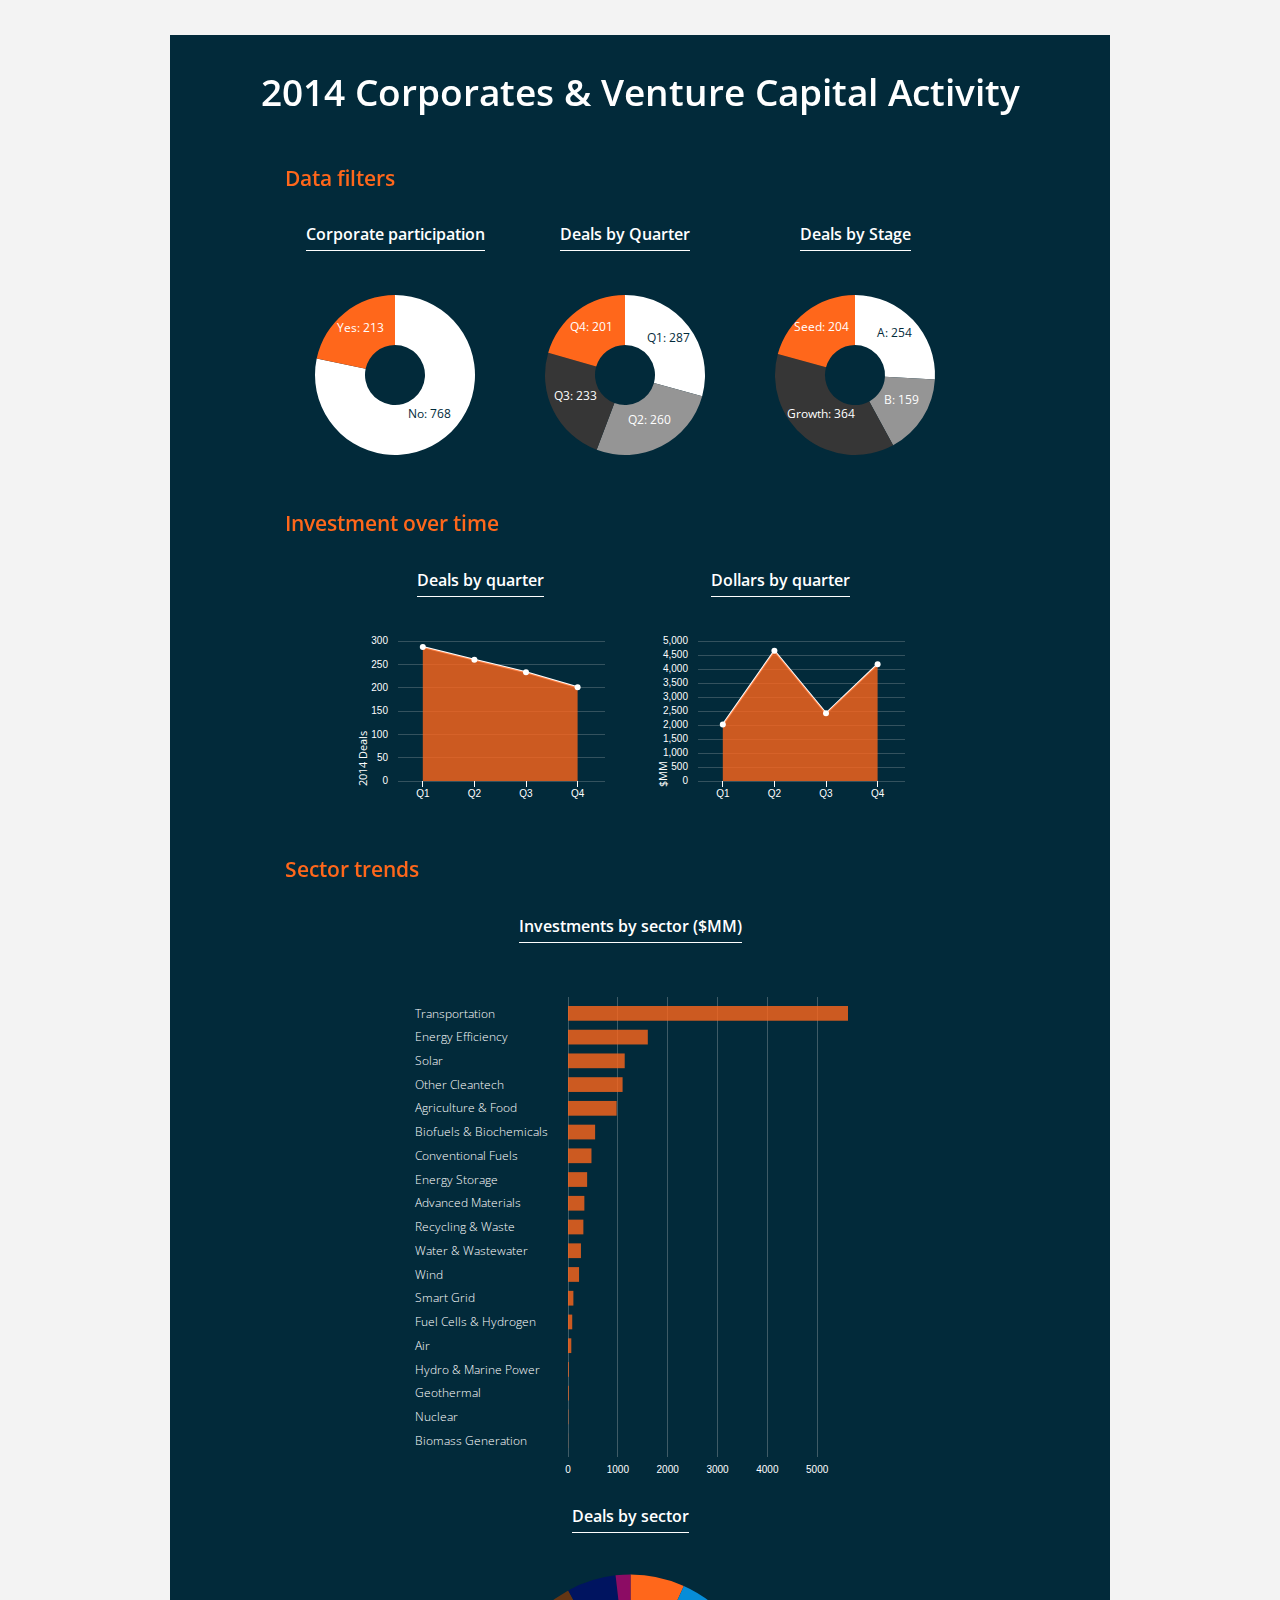
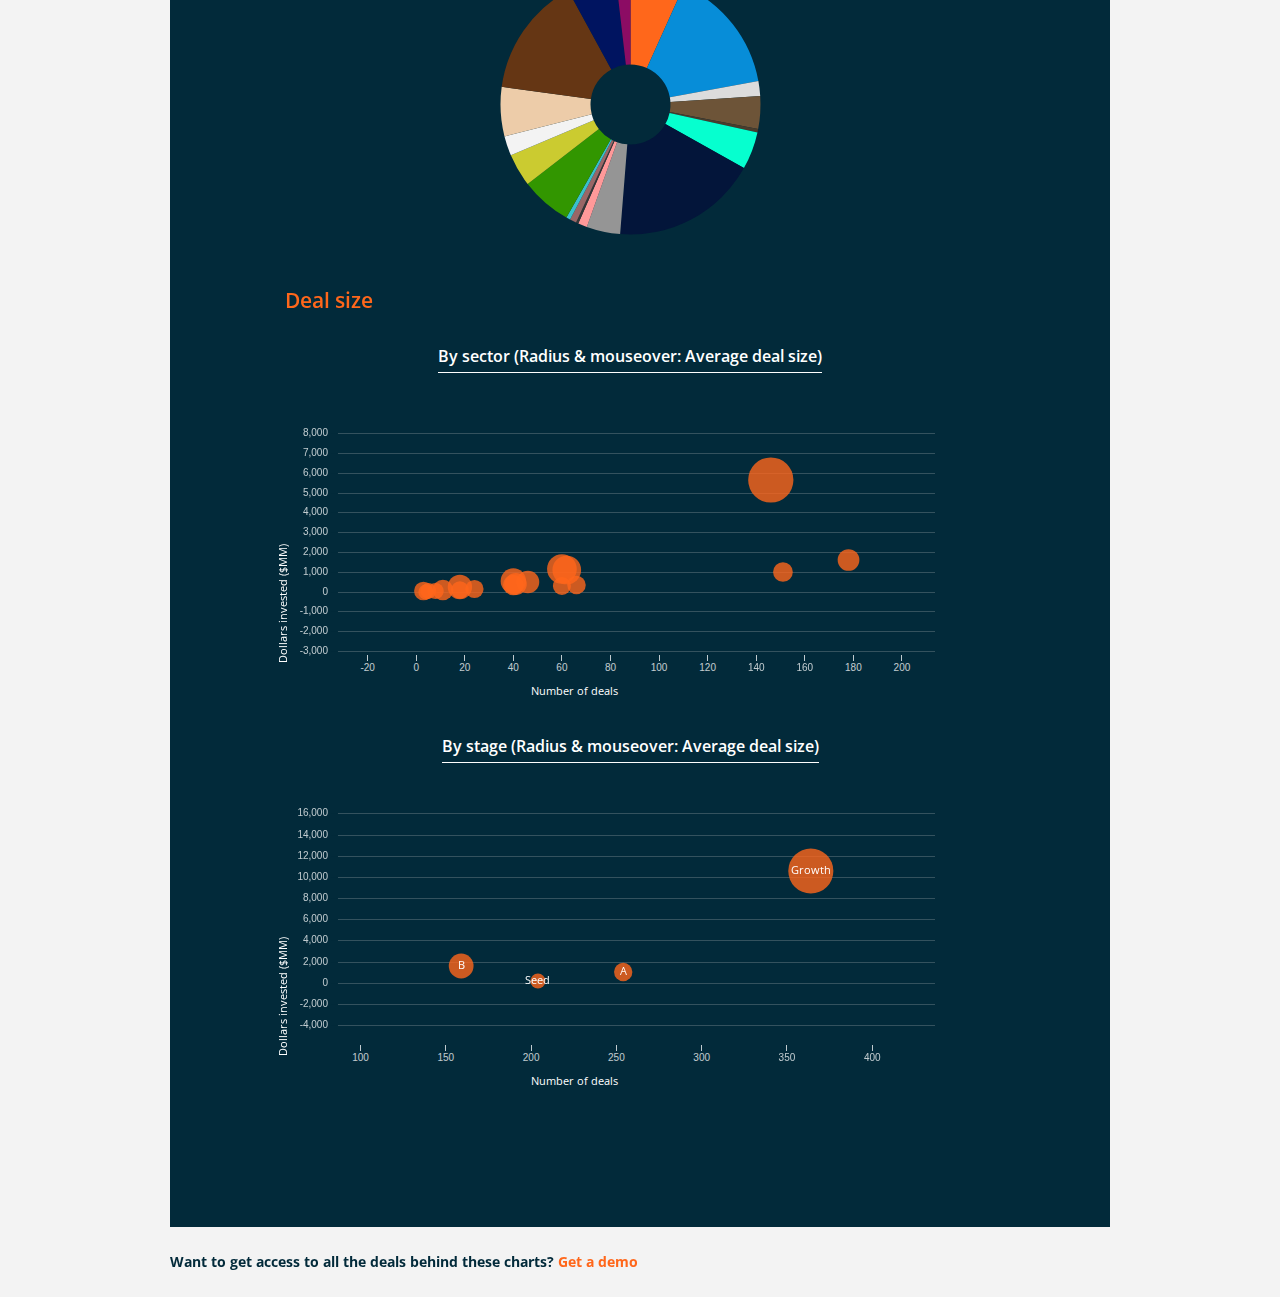
<file: index.html>
<!DOCTYPE html>
<html>
<head>
  <meta charset="utf-8"/>
  <title>2014 Corporates & Venture Capital Activity</title>

  <!-- Load CSS -->
  <link rel="stylesheet" type="text/css" href="css/dc-1.7.3.css"/>
  <link rel="stylesheet" type="text/css" href="css/bootstrap-2.3.2.css"/>
  <link rel="stylesheet" type="text/css" href="css/styles.css"/>
  <link href='https://fonts.googleapis.com/css?family=Open+Sans:300,400,600,700' rel='stylesheet' type='text/css'>
</head>

<body>
  <!-- INSERT i3 HEADER HERE -->
  <div class="container">
    <!-- Record Counter Widget
    <div id='dc-data-count' class='right'>
      <span class='filter-count'></span> selected out of <span class='total-count'></span> records
    </div>
    <br>
    <br> -->

    <!-- Page title -->
    <h1 class='title'>2014 Corporates & Venture Capital Activity</h1>

    <div class="charts">

      <!-- Row 1 -->
      <h3 class='section-title'>Data filters</h3>
      <br>

      <div class="row">
        <div class ="pie-charts center">
          <div id="corporates" class='extra-pad'>
            <span class="chart-title">Corporate participation</span>
            <br>
            <span class='reset-hidden' style="visibility: hidden;"><br><span class="filter-label">Filtered for: </span><span class="filter"></span></span>
            <a class='reset' href='javascript:dc.filterAll();dc.redrawAll();' style='display: none;'>reset</a>
            <div class="clearfix"></div>
          </div>

          <div id="quarter-volume" class='extra-pad'>
            <span class="chart-title">Deals by Quarter</span>
            <br>
            <span class='reset-hidden' style="visibility: hidden;"><br><span class="filter-label">Filtered for: </span><span class="filter"></span></span>
            <a class='reset' href='javascript:dc.filterAll();dc.redrawAll();' style='display: none;'>reset</a>
            <div class="clearfix"></div>
          </div>

          <div id="stage" class='extra-pad'>
            <span class="chart-title">Deals by Stage</span>
            <br>
            <span class='reset-hidden' style="visibility: hidden;"><br><span class="filter-label">Filtered for: </span><span class="filter"></span></span>
            <a class='reset' href='javascript:dc.filterAll();dc.redrawAll();' style='display: none;'>reset</a>
            <div class="clearfix"></div>
          </div>
        </div>
      </div>

      <!-- Row 2 -->
      <h3 class='section-title'>Investment over time</h3>
      <br>

      <div class="row">
        <div class ="line-charts center">
          <div id="quarterly-volume" class='extra-pad'>
            <span class="chart-title">Deals by quarter</span>
            <br>
            <span class='reset-hidden' style="visibility: hidden;"><br><span class="filter-label">Filtered for: </span><span class="filter"></span></span>
            <a class='reset' href='javascript:dc.filterAll();dc.redrawAll();' style='display: none;'>reset</a>
            <div class="clearfix"></div>
          </div>

          <div id="quarterly-dollars" class='extra-pad'>
            <span class="chart-title">Dollars by quarter</span>
            <br>
            <span class='reset-hidden' style="visibility: hidden;"><br><span class="filter-label">Filtered for: </span><span class="filter"></span></span>
            <a class='reset' href='javascript:dc.filterAll();dc.redrawAll();' style='display: none;'>reset</a>
            <div class="clearfix"></div>
          </div>
        </div>
      </div>

      <!-- Row 3 -->
      <h3 class='section-title'>Sector trends</h3>
      <br>
      <div class="row">
        <div class ="row-chart center">
          <div id="sector-dollars" class='extra-pad'>
            <span class="chart-title">Investments by sector ($MM)</span>
            <br>
            <div class='reset-hidden' style="visibility: hidden;"><br><span class="filter-label">Filtered for: </span><span class="filter"></span></div>
            <a class='reset' href='javascript:dc.filterAll();dc.redrawAll();' style='display: none;'>reset</a>
            <div class="clearfix"></div>
          </div>
        </div>
      </div>

      <!-- Row 4 -->
      <div class="row">
        <div class ="pie-chart center">
          <div id="sector-deals" class='extra-pad center'>
            <span class="chart-title">Deals by sector</span>
            <br>
            <div class='reset-hidden' style="visibility: hidden;"><br><span class="filter-label">Filtered for: </span><span class="filter"></span></div>
            <a class='reset' href='javascript:dc.filterAll();dc.redrawAll();' style='display: none;'>reset</a>
            <div class="clearfix"></div>
          </div>
        </div>
      </div>

      <!-- Row 5 -->
      <h3 class='section-title'>Deal size</h3>
      <br>
      <div class="row">
        <div class ="bubble-chart center">
          <div id="sector-bubble-chart" class='extra-pad center'>
            <span class="chart-title">By sector (Radius & mouseover: Average deal size)</span>
            <br>
            <div class='reset-hidden' style="visibility: hidden;"><br><span class="filter-label">Filtered for: </span><span class="filter"></span></div>
            <a class='reset' href='javascript:dc.filterAll();dc.redrawAll();' style='display: none;'>reset</a>
            <div class="clearfix"></div>
          </div>
        </div>
      </div>

      <!-- Row 6 -->
      <div class="row">
        <div class ="bubble-chart center">
          <div id="stage-bubble-chart" class='extra-pad center'>
            <span class="chart-title">By stage (Radius & mouseover: Average deal size)</span>
            <br>
            <span class='reset-hidden' style="visibility: hidden;"><br><span class="filter-label">Filtered for: </span><span class="filter"></span></span>
            <a class='reset' href='javascript:dc.filterAll();dc.redrawAll();' style='display: none;'>reset</a>
            <div class="clearfix"></div>
          </div>
        </div>
      </div>

    </div>

    <div class="get-demo">Want to get access to all the deals behind these charts? <a href="http://info.cleantech.com/RequestDemo.html" target="_blank">Get a demo</a>
    </div>
  </div>

  <!-- INSERT i3 FOOTER HERE -->

  <!-- Load vendor libraries -->
  <script type="text/javascript" src="js/jquery-2.1.4.js"></script>
  <script type="text/javascript" src="js/d3-3.5.5.js"></script>
  <script type="text/javascript" src="js/d3.tip.js"></script>
  <script type="text/javascript" src="js/crossfilter-1.3.11.js"></script>
  <script type="text/javascript" src="js/dc-1.7.3.js"></script>
  <script type="text/javascript" src="js/bootstrap-2.3.2.js"></script>
  <!-- Load visualizations -->
  <script type="text/javascript" src="js/visualizations.js"></script>
</body>
</html>
</file>
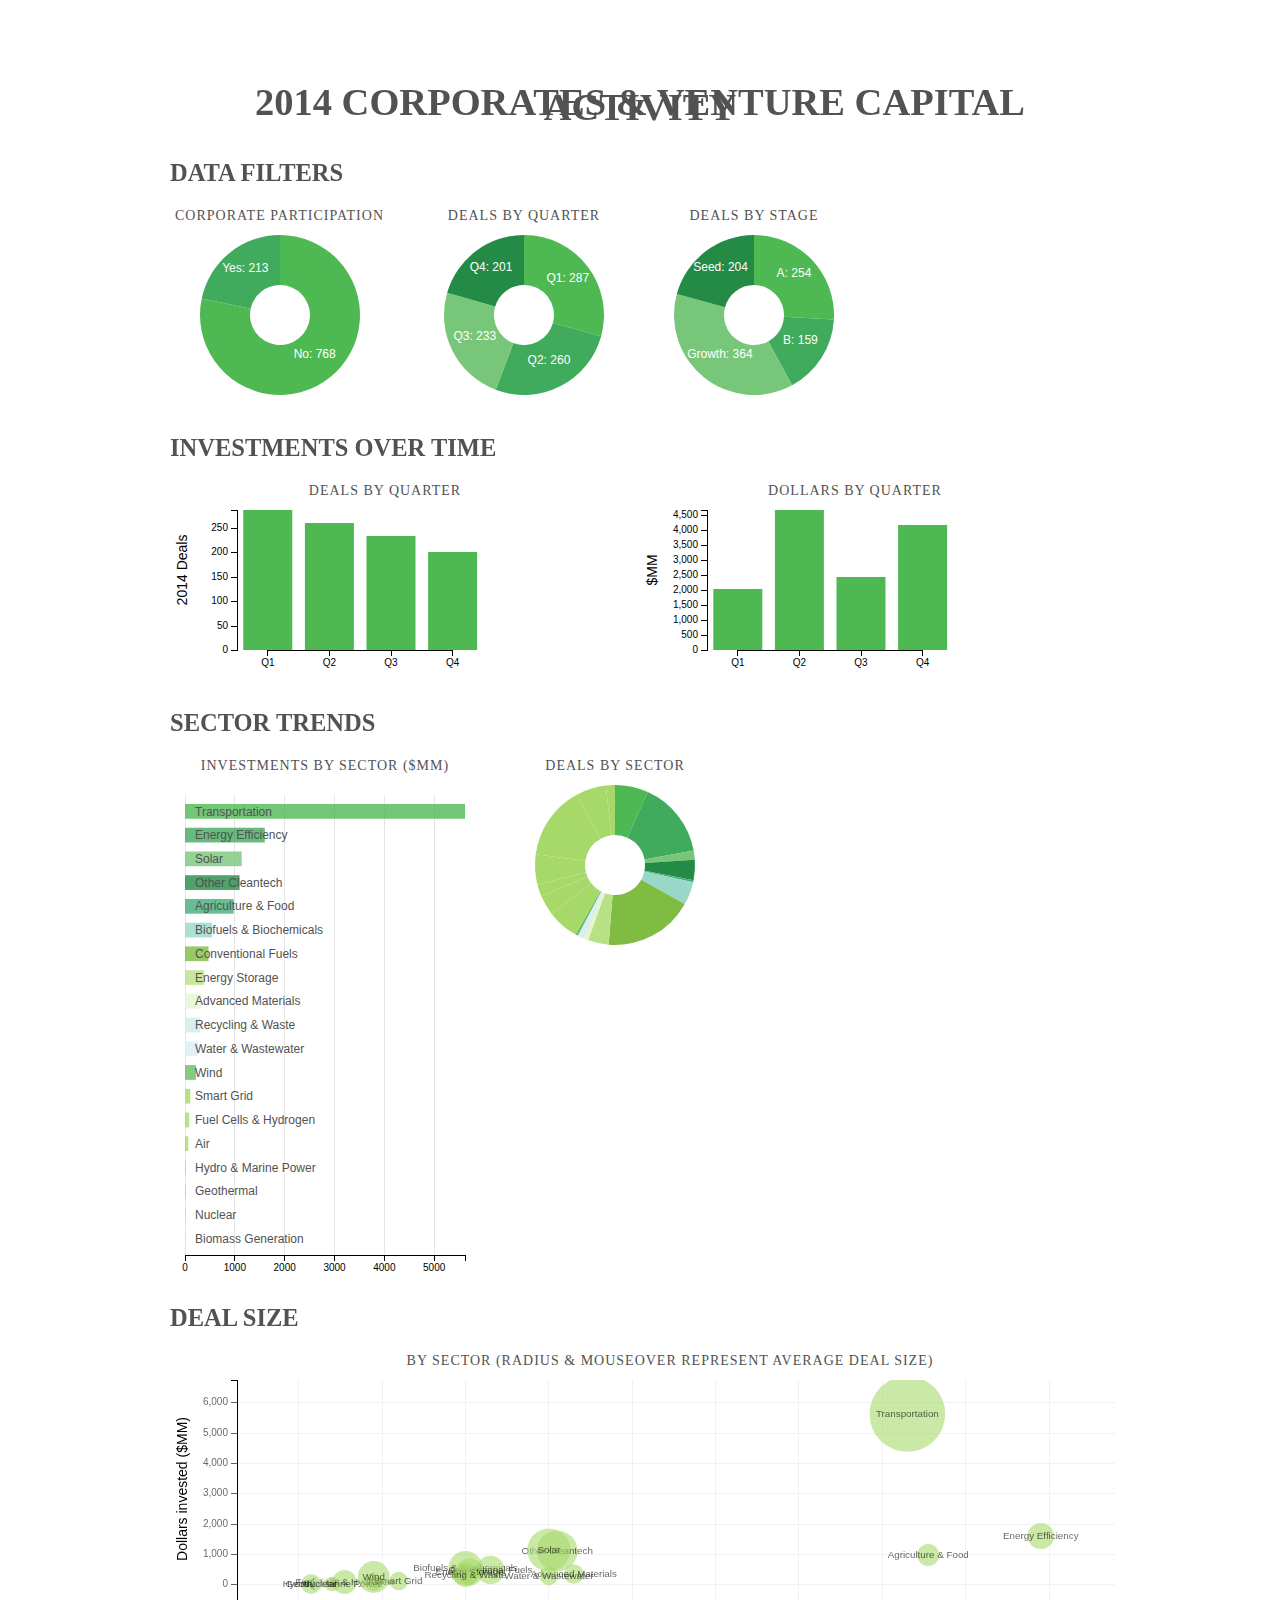
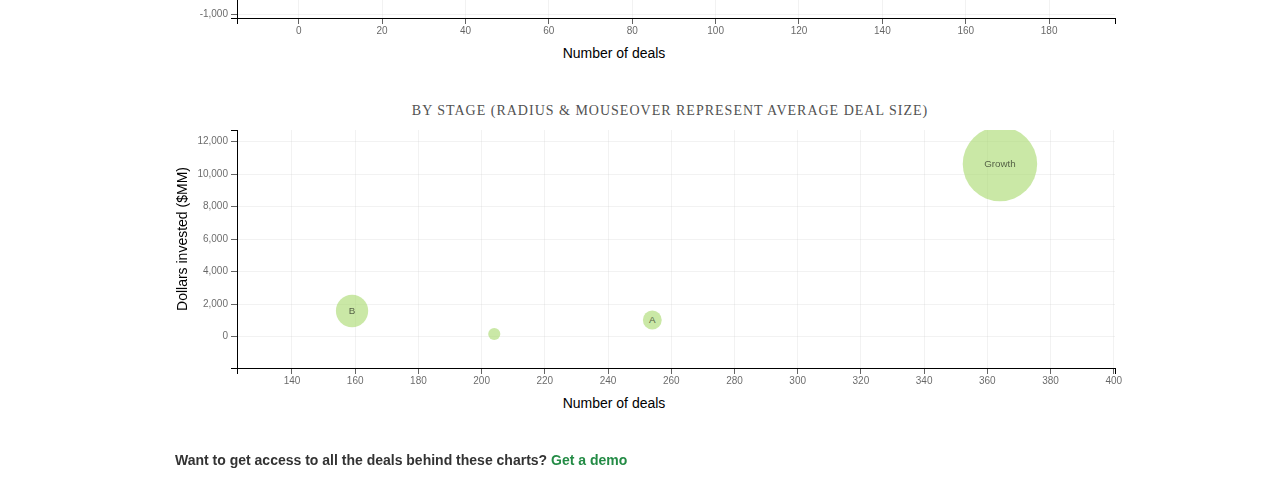
<file: visualizations/index.html>
<!DOCTYPE html>
<head>
	<meta charset="utf-8"/>
	<title>2014 Corporates & Venture Capital Activity</title>

	<!-- Load CSS -->
	<link rel="stylesheet" type="text/css" href="css/dc.css"/>
	<link rel="stylesheet" type="text/css" href="css/bootstrap.min.css"/>
	<link rel="stylesheet" type="text/css" href="css/main.css"/>
</head>

<body>
	<div class="container" id="cleantech-container">

    <!-- Record Counter Widget 
    <div id='dc-data-count' class='right'>
      <span class='filter-count'></span> selected out of <span class='total-count'></span> records
    </div>
  -->

  <br>
  <br>

  <!-- Page title -->
  <h1 class='center'>2014 Corporates & Venture Capital Activity</h1>

  <br>
  <br>

  <!-- Row 1 -->
  <h3>Data Filters</h3>
  <br>

  <div class="row">
  	<div id="corporates" class='padded center'>
  		<span class="chart-title">Corporate participation</span>
      <br>
  		<span class="reset" style="display: none;">Filtered for: <span class="filter"></span></span>
  		<a class='reset' href='javascript:dc.filterAll();dc.redrawAll();' style='display: none;'>reset</a>
  		<div class="clearfix"></div>
  	</div>


  	<div id="quarter-volume" class='padded center'>
  		<span class="chart-title">Deals by quarter</span>
      <br>
  		<span class="reset" style="display: none;">Filtered for: <span class="filter"></span></span>
  		<a class='reset' href='javascript:dc.filterAll();dc.redrawAll();' style='display: none;'>reset</a>
  		<div class="clearfix"></div>
  	</div>

  	<div id="stage" class='padded center'>
  		<span class="chart-title">Deals by stage</span>
      <br>
  		<span class="reset" style="display: none;">Filtered for: <span class="filter"></span> Stage</span>
  		<a class='reset' href='javascript:dc.filterAll();dc.redrawAll();' style='display: none;'>reset</a>
  		<div class="clearfix"></div>
  	</div>
  </div>

  <!-- Row 2 -->
  <h3>Investments over time</h3>
  <br>

  <div class="row">
  	<div id="quarterly-volume" class='padded center'>
  		<span class="chart-title">Deals by quarter</span>
      <br>
  		<span class="reset" style="display: none;">Filtered for: <span class="filter"></span></span>
  		<a class='reset' href='javascript:dc.filterAll();dc.redrawAll();' style='display: none;'>reset</a>
  		<div class="clearfix"></div>
  	</div>

  	<div id="quarterly-dollars" class='padded center'>
  		<span class="chart-title">Dollars by quarter</span>
      <br>
  		<span class="reset" style="display: none;">Filtered for: <span class="filter"></span></span>
  		<a class='reset' href='javascript:dc.filterAll();dc.redrawAll();' style='display: none;'>reset</a>
  		<div class="clearfix"></div>
  	</div>
  </div>

  <!-- Row 3 -->
  <h3>Sector trends</h3>
  <br>
  <div class="row">
  	<div id="sector-dollars" class='padded center'>
  		<span class="chart-title">Investments by sector ($MM)</span>
      <br>
  		<span class="reset" style="display: none;">Filtered for: <span class="filter"></span></span>
  		<a class='reset' href='javascript:dc.filterAll();dc.redrawAll();' style='display: none;'>reset</a>
  		<div class="clearfix"></div>
  	</div> 

  	<div id="sector-deals" class='padded center'>
      <span class="chart-title">Deals by sector</span>
      <br>
  		<span class="reset" style="display: none;">Filtered for: <span class="filter"></span></span>
  		<a class='reset' href='javascript:dc.filterAll();dc.redrawAll();' style='display: none;'>reset</a>
  		<div class="clearfix"></div>
  	</div>
  </div>

  <!-- Row 4 -->
  <h3>Deal size</h3>
  <br>
  <div class="row">
  	<div id="sector-bubble-chart" class='padded center'>
  		<span class="chart-title">By sector (radius & mouseover represent average deal size)</span>
      <br>
  		<span class="reset" style="display: none;">Filtered for: <span class="filter"></span></span>
  		<a class='reset' href='javascript:dc.filterAll();dc.redrawAll();' style='display: none;'>reset</a>

  		<div class="clearfix"></div>
  	</div> 

  	<div id="stage-bubble-chart" class='padded center'>
  		<span class="chart-title">By stage (radius & mouseover represent average deal size)</span>
      <br>
  		<span class="reset" style="display: none;">Filtered for: <span class="filter"></span></span>
  		<a class='reset' href='javascript:dc.filterAll();dc.redrawAll();' style='display: none;'>reset</a>

  		<div class="clearfix"></div>
  	</div>

  	<div class="footer padded">Want to get access to all the deals behind these charts? <a href="http://info.cleantech.com/RequestDemo.html" target="_blank">Get a demo</a></div>

  	<!-- Load vendor libraries -->
  	<script type="text/javascript" src="js/jquery-2.1.3.js"></script>
  	<script type="text/javascript" src="js/d3.js"></script>
  	<script type="text/javascript" src="js/d3.tip.js"></script>
  	<script type="text/javascript" src="js/crossfilter.js"></script>
  	<script type="text/javascript" src="js/dc.js"></script>
  	<script type="text/javascript" src="js/bootstrap.min.js"></script>
  	<!-- Load visualizations -->
  	<script type="text/javascript" src="js/visualizations.js"></script>

  </body>
</file>
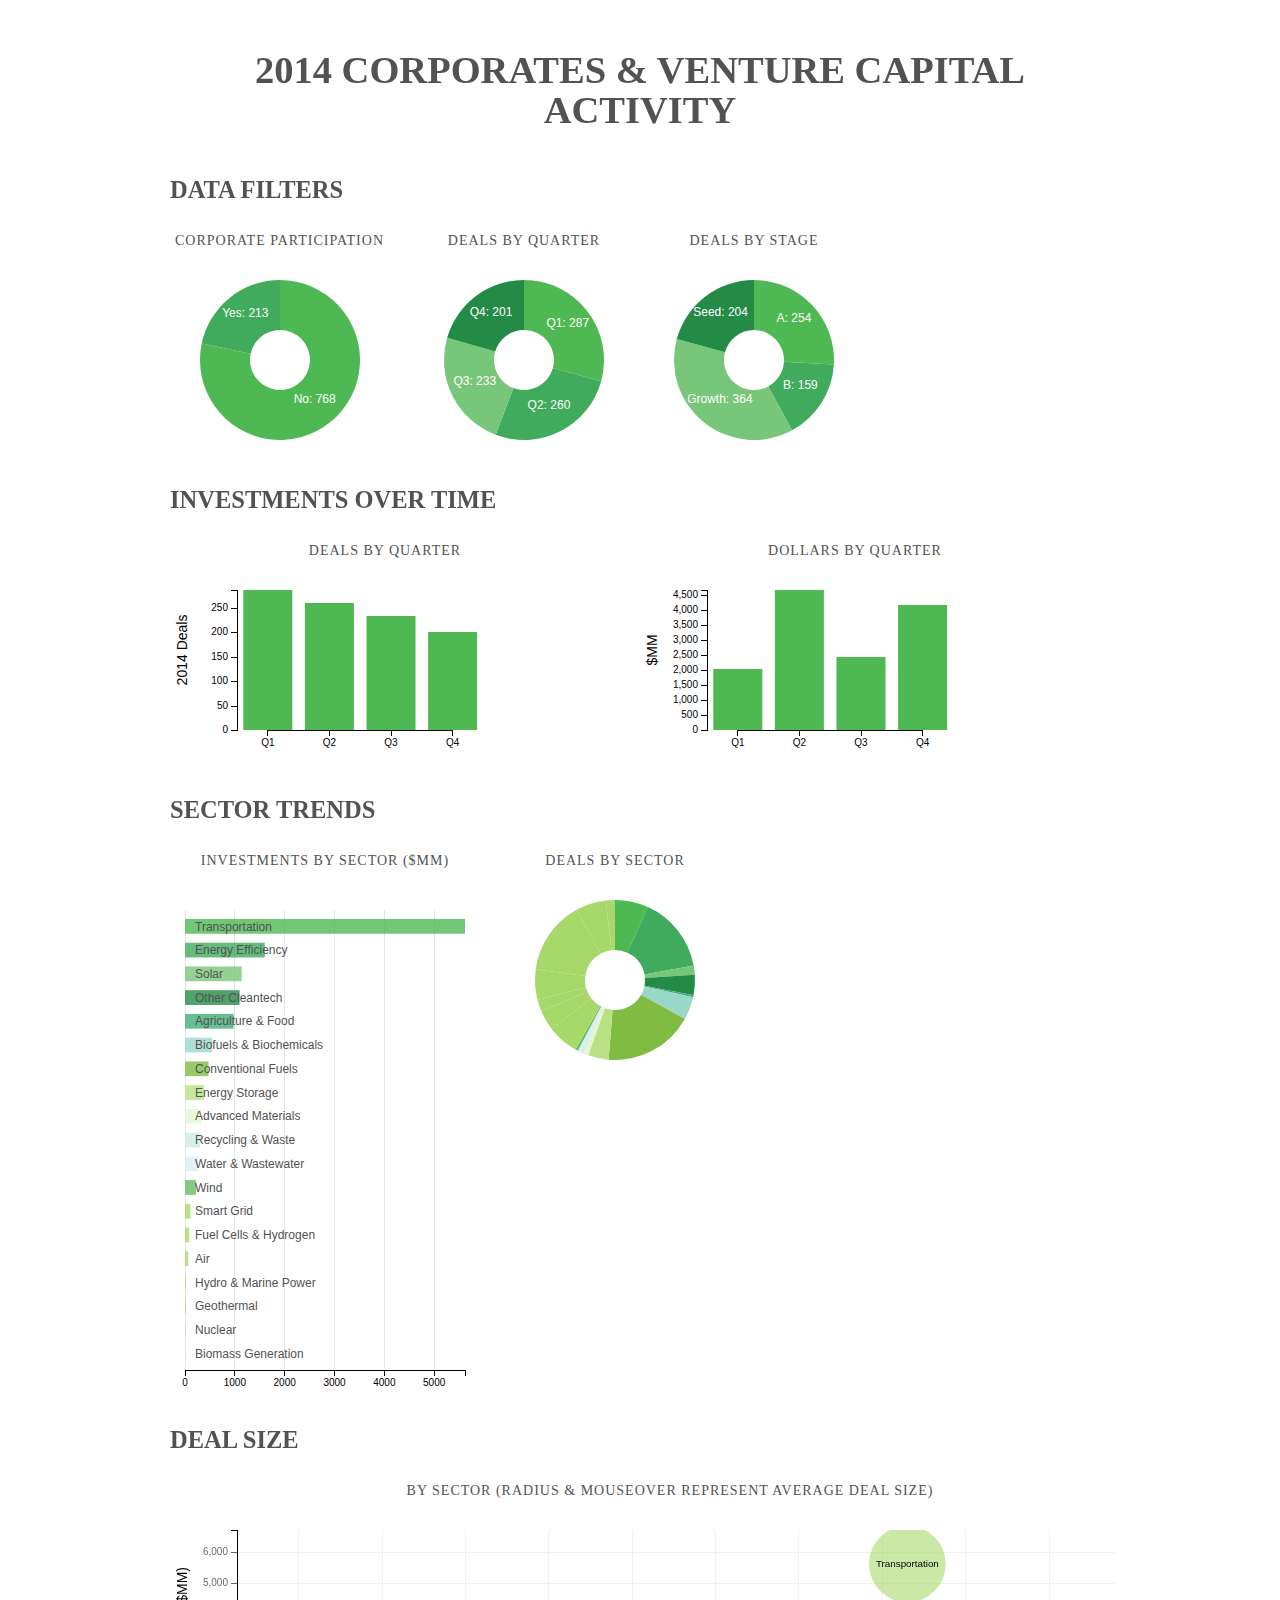
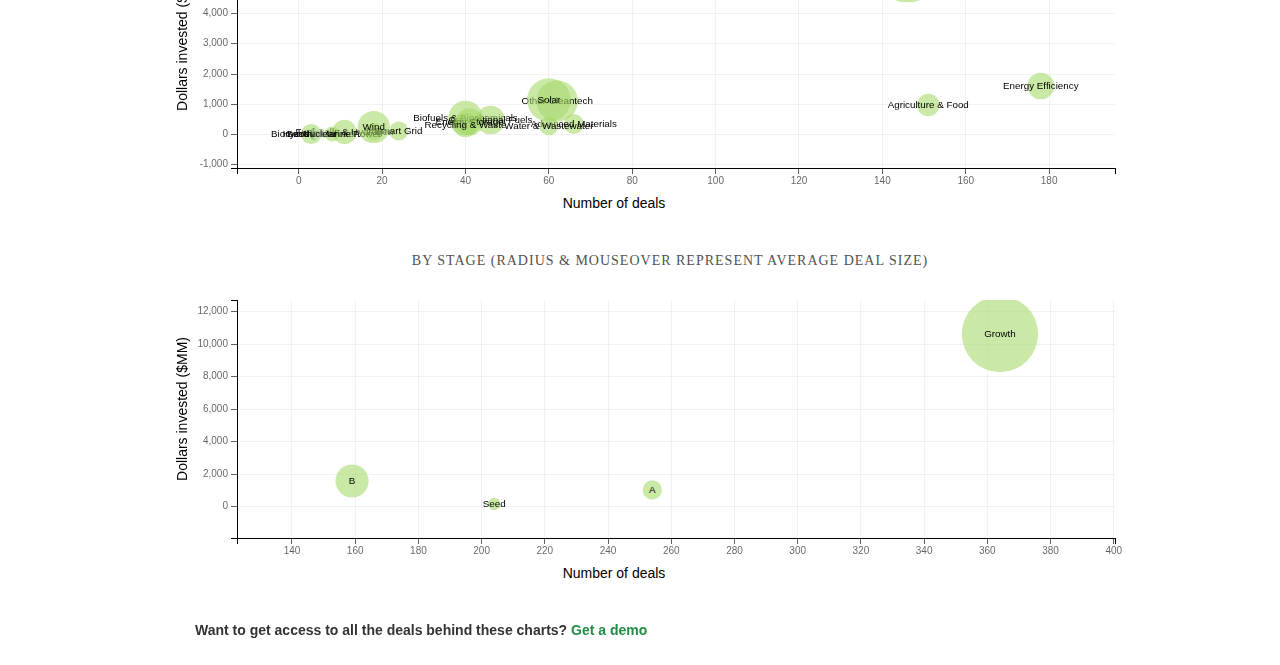
<file: visualizations.html>
<!DOCTYPE html>
<html>
<head>
	<meta charset="utf-8"/>
	<title>2014 Corporates & Venture Capital Activity</title>

	<!-- Load CSS -->
	<link rel="stylesheet" type="text/css" href="stylesheets/dc.css"/>
	<link rel="stylesheet" type="text/css" href="stylesheets/bootstrap.min.css"/>
	<link rel="stylesheet" type="text/css" href="stylesheets/main.css"/>
</head>

<body>
	<div class="container">

    <!-- Record Counter Widget 
    <div id='dc-data-count' class='right'>
      <span class='filter-count'></span> selected out of <span class='total-count'></span> records
    </div>
    <br>
    <br>-->

    <!-- Page title -->
    <h1 class='no-pad no-margin center'>2014 Corporates & Venture Capital Activity</h1>

    <br>
    <br>

    <!-- Row 1 -->
    <h3 class='no-pad no-margin'>Data Filters</h3>
    <br>

    <div class="row">
      <div id="corporates" class='extra-pad center'>
        <span class="chart-title">Corporate participation</span>
        <br>
        <span class='reset-hidden' style="visibility: hidden;">Filtered for: <span class="filter"></span></span>
        <a class='reset' href='javascript:dc.filterAll();dc.redrawAll();' style='display: none;'>reset</a>
        <div class="clearfix"></div>
      </div>


      <div id="quarter-volume" class='extra-pad center'>
        <span class="chart-title">Deals by quarter</span>
        <br>
        <span class='reset-hidden' style="visibility: hidden;">Filtered for: <span class="filter"></span></span>
        <a class='reset' href='javascript:dc.filterAll();dc.redrawAll();' style='display: none;'>reset</a>
        <div class="clearfix"></div>
      </div>

      <div id="stage" class='extra-pad center'>
        <span class="chart-title">Deals by stage</span>
        <br>
        <span class='reset-hidden' style="visibility: hidden;">Filtered for: <span class="filter"></span></span>
        <a class='reset' href='javascript:dc.filterAll();dc.redrawAll();' style='display: none;'>reset</a>
        <div class="clearfix"></div>
      </div>
    </div>

    <!-- Row 2 -->
    <h3 class='no-pad no-margin'>Investments over time</h3>
    <br>

    <div class="row">
      <div id="quarterly-volume" class='extra-pad center'>
        <span class="chart-title">Deals by quarter</span>
        <br>
        <span class='reset-hidden' style="visibility: hidden;">Filtered for: <span class="filter"></span></span>
        <a class='reset' href='javascript:dc.filterAll();dc.redrawAll();' style='display: none;'>reset</a>
        <div class="clearfix"></div>
      </div>

      <div id="quarterly-dollars" class='extra-pad center'>
        <span class="chart-title">Dollars by quarter</span>
        <br>
        <span class='reset-hidden' style="visibility: hidden;">Filtered for: <span class="filter"></span></span>
        <a class='reset' href='javascript:dc.filterAll();dc.redrawAll();' style='display: none;'>reset</a>
        <div class="clearfix"></div>
      </div>
    </div>

    <!-- Row 3 -->
    <h3 class='no-pad no-margin'>Sector trends</h3>
    <br>
    <div class="row">
      <div id="sector-dollars" class='extra-pad center'>
        <span class="chart-title">Investments by sector ($MM)</span>
        <br>
        <span class='reset-hidden' style="visibility: hidden;">Filtered for: <span class="filter"></span></span>
        <a class='reset' href='javascript:dc.filterAll();dc.redrawAll();' style='display: none;'>reset</a>
        <div class="clearfix"></div>
      </div> 

      <div id="sector-deals" class='extra-pad center'>
        <span class="chart-title">Deals by sector</span>
        <br>
        <span class='reset-hidden' style="visibility: hidden;">Filtered for: <span class="filter"></span></span>
        <a class='reset' href='javascript:dc.filterAll();dc.redrawAll();' style='display: none;'>reset</a>
        <div class="clearfix"></div>
      </div>
    </div>

    <!-- Row 4 -->
    <h3 class='no-pad no-margin'>Deal size</h3>
    <br>
    <div class="row">
      <div id="sector-bubble-chart" class='extra-pad center'>
        <span class="chart-title">By sector (radius & mouseover represent average deal size)</span>
        <br>
        <span class='reset-hidden' style="visibility: hidden;">Filtered for: <span class="filter"></span></span>
        <a class='reset' href='javascript:dc.filterAll();dc.redrawAll();' style='display: none;'>reset</a>
        <div class="clearfix"></div>
      </div> 

      <div id="stage-bubble-chart" class='extra-pad center'>
        <span class="chart-title">By stage (radius & mouseover represent average deal size)</span>
        <br>
        <span class='reset-hidden' style="visibility: hidden;">Filtered for: <span class="filter"></span></span>
        <a class='reset' href='javascript:dc.filterAll();dc.redrawAll();' style='display: none;'>reset</a>
        <div class="clearfix"></div>
      </div>
    </div>

    <div class="footer extra-pad">Want to get access to all the deals behind these charts? <a href="http://info.cleantech.com/RequestDemo.html" target="_blank">Get a demo</a></div>

    <!-- Load vendor libraries -->
    <script type="text/javascript" src="javascripts/jquery-2.1.3.js"></script>
    <script type="text/javascript" src="javascripts/d3.js"></script>
    <script type="text/javascript" src="javascripts/d3.tip.js"></script>
    <script type="text/javascript" src="javascripts/crossfilter.js"></script>
    <script type="text/javascript" src="javascripts/dc.js"></script>
    <script type="text/javascript" src="javascripts/bootstrap.min.js"></script>
    <!-- Load visualizations -->
    <script type="text/javascript" src="javascripts/visualizations.js"></script>
  </div>
</body>
</html>
</file>
<file: css/dc-1.7.3.css>
div.dc-chart {
    float: left;
}

.dc-chart rect.bar {
    stroke: none;
    cursor: pointer;
}

.dc-chart rect.bar:hover {
    fill-opacity: .5;
}

.dc-chart rect.stack1 {
    stroke: none;
    fill: red;
}

.dc-chart rect.stack2 {
    stroke: none;
    fill: green;
}

.dc-chart rect.deselected {
    stroke: none;
    fill: #ccc;
}

.dc-chart .empty-chart .pie-slice path {
    fill: #FFEEEE;
    cursor: default;
}

.dc-chart .empty-chart .pie-slice {
    cursor: default;
}

.dc-chart .pie-slice {
    fill: white;
    font-size: 12px;
    cursor: pointer;
}

.dc-chart .pie-slice.external{
    fill: black;
}

.dc-chart .pie-slice :hover {
    fill-opacity: .8;
}

.dc-chart .pie-slice.highlight {
    fill-opacity: .8;
}

.dc-chart .selected path {
    stroke-width: 3;
    stroke: #ccc;
    fill-opacity: 1;
}

.dc-chart .deselected path {
    stroke: none;
    fill-opacity: .5;
    fill: #ccc;
}

.dc-chart .axis path, .axis line {
    fill: none;
    stroke: #000;
    shape-rendering: crispEdges;
}

.dc-chart .axis text {
    font: 10px sans-serif;
}

.dc-chart .grid-line {
    fill: none;
    stroke: #ccc;
    opacity: .5;
    shape-rendering: crispEdges;
}

.dc-chart .grid-line line {
    fill: none;
    stroke: #ccc;
    opacity: .5;
    shape-rendering: crispEdges;
}

.dc-chart .brush rect.background {
    z-index: -999;
}

.dc-chart .brush rect.extent {
    fill: steelblue;
    fill-opacity: .125;
}

.dc-chart .brush .resize path {
    fill: #eee;
    stroke: #666;
}

.dc-chart path.line {
    fill: none;
    stroke-width: 1.5px;
}

.dc-chart circle.dot {
    stroke: none;
}

.dc-chart g.dc-tooltip path {
    fill: none;
    stroke: grey;
    stroke-opacity: .8;
}

.dc-chart path.area {
    fill-opacity: .3;
    stroke: none;
}

.dc-chart .node {
    font-size: 0.7em;
    cursor: pointer;
}

.dc-chart .node :hover {
    fill-opacity: .8;
}

.dc-chart .selected circle {
    stroke-width: 3;
    stroke: #ccc;
    fill-opacity: 1;
}

.dc-chart .deselected circle {
    stroke: none;
    fill-opacity: .5;
    fill: #ccc;
}

.dc-chart .bubble {
    stroke: none;
    fill-opacity: 0.6;
}

.dc-data-count {
    float: right;
    margin-top: 15px;
    margin-right: 15px;
}

.dc-data-count .filter-count {
    color: #3182bd;
    font-weight: bold;
}

.dc-data-count .total-count {
    color: #3182bd;
    font-weight: bold;
}

.dc-data-table {
}

.dc-chart g.state {
    cursor: pointer;
}

.dc-chart g.state :hover {
    fill-opacity: .8;
}

.dc-chart g.state path {
    stroke: white;
}

.dc-chart g.selected path {
}

.dc-chart g.deselected path {
    fill: grey;
}

.dc-chart g.selected text {
}

.dc-chart g.deselected text {
    display: none;
}

.dc-chart g.county path {
    stroke: white;
    fill: none;
}

.dc-chart g.debug rect {
    fill: blue;
    fill-opacity: .2;
}

.dc-chart g.row rect {
    fill-opacity: 0.8;
    cursor: pointer;
}

.dc-chart g.row rect:hover {
    fill-opacity: 0.6;
}

.dc-chart g.row text {
    fill: white;
    font-size: 12px;
    cursor: pointer;
}

.dc-legend {
    font-size: 11px;
}

.dc-legend-item {
    cursor: pointer;
}

.dc-chart g.axis text {
    /* Makes it so the user can't accidentally click and select text that is meant as a label only */
    -webkit-user-select: none; /* Chrome/Safari */
    -moz-user-select: none; /* Firefox */
    -ms-user-select: none; /* IE10 */
    -o-user-select: none;
    user-select: none;
    pointer-events: none;
}

.dc-chart path.highlight {
    stroke-width: 3;
    fill-opacity: 1;
    stroke-opacity: 1;
}

.dc-chart .highlight {
    fill-opacity: 1;
    stroke-opacity: 1;
}

.dc-chart .fadeout {
    fill-opacity: 0.2;
    stroke-opacity: 0.2;
}

.dc-chart path.dc-symbol, g.dc-legend-item.fadeout {
    fill-opacity: 0.5;
    stroke-opacity: 0.5;
}

.dc-hard .number-display {
    float: none;
}

.dc-chart .box text {
    font: 10px sans-serif;
    -webkit-user-select: none; /* Chrome/Safari */
    -moz-user-select: none; /* Firefox */
    -ms-user-select: none; /* IE10 */
    -o-user-select: none;
    user-select: none;
    pointer-events: none;
}

.dc-chart .box line,
.dc-chart .box circle {
    fill: #fff;
    stroke: #000;
    stroke-width: 1.5px;
}

.dc-chart .box rect {
    stroke: #000;
    stroke-width: 1.5px;
}

.dc-chart .box .center {
    stroke-dasharray: 3,3;
}

.dc-chart .box .outlier {
    fill: none;
    stroke: #ccc;
}

.dc-chart .box.deselected .box {
    fill: #ccc;
}

.dc-chart .box.deselected {
    opacity: .5;
}

.dc-chart .symbol{
    stroke: none;
}

.dc-chart .heatmap .box-group.deselected rect {
    stroke: none;
    fill-opacity: .5;
    fill: #ccc;
}

.dc-chart .heatmap g.axis text {
    pointer-events: all;
    cursor: pointer;
}
</file>
<file: css/styles.css>
/*
* CSS Theme for i3 Cleantech Investments Data Visualizations
* Author: Shannon Tsaltas
* Date: June, 2015
*/

/* Main styles */
body {
  min-height: 2000px;
  padding-top: 35px;
  background-color: #f3f3f3;
  font-family: 'Open Sans', sans-serif;
  color: #fff;
}

.container {
  background-color: #022a3a;
}

.title {
  padding: 0px;
  padding-top: 35px;
  margin: 0px;
  font-size: 28pt;
  line-height: 120%;
  font-weight: 600;
  text-align: center;
}

.charts {
  padding: 100px;
  padding-top: 35px;
}

.get-demo {
  background-color: #f3f3f3;
  padding: 25px 0px;
  color: #022a3a;
  font-weight: bold;
}

.extra-pad {
  padding-left: 25px;
  padding-right: 25px;
  padding-bottom: 25px;
}

.no-pad {
  padding: 0px;
}

.no-margin {
  margin: 0px;
}

/* Centering & alignment */
.center {
  text-align: center;
  margin-left: auto;
  margin-right: auto;
}

.pie-charts {
  width: 700px;
}
.line-charts {
  width: 600px;
}
.row-chart {
  width: 650px;
}
.pie-chart {
  width: 650px;
}
.bubble-chart {
  width: 760px;
}

.right {
  float: right !important;
}

/* hyperlink styles */
a:link, a:visited, a:hover, a:active {
  color: #ff671b;
}

/* Heading styles */
.section-title {
  padding: 15px;
  margin: 0px;
  font-size: 16pt;
  line-height: 120%;
  font-weight: 600;
  color: #ff671b;
}

/* Chart styles */

/* Hidden filter notes */

.reset-hidden {
  font-weight: 300;
  width: 600px;
}

.filter-label {
  font-weight: 400;
}

/* Chart titles */
.chart-title {
  font-size: 12pt;
  line-height: 120%;
  font-weight: 600;
  text-align: center;
  margin-bottom: 10px;
  padding-bottom: 5px;
  border-bottom: thin solid;
}

/* Chart text */
.dc-chart text {
  fill: #fff;
  font-size: 8pt;
  line-height: 120%;
  font-weight: 400;
}

.dc-chart .axis line {
  fill: #fff;
  stroke: #fff;
}

.dc-chart .axis path {
  stroke: none;
}

/* Maxe axis labels line up with end of axes */
#quarterly-volume .y-axis-label {
  text-anchor: end;
  line-height: 1;
  transform: translate(12px, 100px) rotate(270deg);
}

#quarterly-dollars .y-axis-label {
  text-anchor: end;
  line-height: 1;
  transform: translate(12px, 130px) rotate(270deg);
}

#sector-bubble-chart .y-axis-label {
  text-anchor: end;
  line-height: 1;
  transform: translate(12px, 137px) rotate(270deg);
}

#stage-bubble-chart .y-axis-label {
  text-anchor: end;
  line-height: 1;
  transform: translate(12px, 140px) rotate(270deg);
}

/* Hide y axis tick marks */
#quarterly-volume .y .tick line {
  stroke: #022a3a;
}

#quarterly-dollars .y .tick line {
  stroke: #022a3a;
}

#sector-bubble-chart .y .tick line {
  stroke: #022a3a;
}

#stage-bubble-chart .y .tick line {
  stroke: #022a3a;
}

/* Hide x axis tick marks and soften y axis gridlines */
#sector-dollars .tick line {
  stroke: #022a3a;
}
#sector-dollars .tick .grid-line {
  fill: none;
  stroke: #ccc;
  opacity: 0.3;
  shape-rendering: crispEdges;
}

/* Make quarterly line/area charts smaller */
#quarterly-dollars svg {
  width: 250px;
}
#quarterly-volume svg {
  width: 250px;
}

/* Move row chart labels to left of the graph */
#sector-dollars text {
  transform: translate(-163px, 0px);
}
#sector-dollars .axis text{
  transform: translate(0, 0);
}
#sector-dollars svg {
  width: 450px;
}
#sector-dollars > svg > g {
  transform: translate(163px, 20px);
}

/* Soften label */
#sector-dollars text {
  font-weight: 300;
}

/* Remove white border on selected slice in pie charts */
.pie-slice.selected path {
  stroke-width: 0px;
}

/* Bubble, line, row chart opacity = 80% */
.dc-chart circle {
  opacity: 1;
  fill-opacity: 0.8;
}
.dc-chart .bubble {
  fill-opacity: 0.8;
}
.dc-chart path.area {
  fill-opacity: 0.8;
}
.dc-chart g.row rect {
  fill-opacity: 0.8;
}

/* Only show labels on sector bubble chart  for highlighted bubbles */
#sector-bubble-chart .node text{
  display: none;
}
#sector-bubble-chart .selected > text{
  display: initial;
}
/*
#sector-bubble-chart .highlighted-bubble + text {
  display: initial;
}
*/

/* Highlight bubbles on mouseover / selection */
.dc-chart .highlighted-bubble {
  fill-opacity: 1 !important;
  opacity: 1 !important;
  stroke: #fff;
  stroke-width: 2px;
}
.dc-chart .selected circle {
  fill-opacity: 1;
  stroke: #fff;
  stroke-width: 2px;
}

/* Line chart stroke (top of chart) color = white */
.dc-chart path.line {
  stroke: #fff;
  stroke-width: 2px;
}

/* Fix to make sure "seed" label shows up */
#stage-bubble-chart .node text{
  opacity: 1;
}

/* Dark blue text labels for white "slices" on pie charts
Other text labels will default to white */

#corporates ._0 {
  fill: #022a3a;
}
#quarter-volume ._0 {
  fill: #022a3a;
}
#stage ._0 {
  fill: #022a3a;
}

/* Tooltip styles */
.d3-tip {
  background-color: #f3f3f3;
  color: #022a3a;
  border-radius: 5px;
  padding: 5px;
}

#quarterly-dollars .dc-tooltip .dot {
  fill: #fff;
  fill-opacity: 1 !important;
}

#quarterly-volume .dc-tooltip .dot {
  fill: #fff;
  fill-opacity: 1 !important;
}

#quarterly-dollars .dc-tooltip .xRef {
  display: none;
}

#quarterly-dollars .dc-tooltip .yRef {
  display: none;
}

#quarterly-volume .dc-tooltip .xRef {
  display: none;
}
#quarterly-volume .dc-tooltip .yRef {
  display: none;
}
</file>
<file: visualizations/css/dc.css>
div.dc-chart {
    float: left;
}

.dc-chart rect.bar {
    stroke: none;
    cursor: pointer;
}

.dc-chart rect.bar:hover {
    fill-opacity: .5;
}

.dc-chart rect.stack1 {
    stroke: none;
    fill: red;
}

.dc-chart rect.stack2 {
    stroke: none;
    fill: green;
}

.dc-chart rect.deselected {
    stroke: none;
    fill: #ccc;
}

.dc-chart .empty-chart .pie-slice path {
    fill: #FFEEEE;
    cursor: default;
}

.dc-chart .empty-chart .pie-slice {
    cursor: default;
}

.dc-chart .pie-slice {
    fill: white;
    font-size: 12px;
    cursor: pointer;
}

.dc-chart .pie-slice.external{
    fill: black;
}

.dc-chart .pie-slice :hover {
    fill-opacity: .8;
}

.dc-chart .pie-slice.highlight {
    fill-opacity: .8;
}

.dc-chart .selected path {
    stroke-width: 3;
    stroke: #ccc;
    fill-opacity: 1;
}

.dc-chart .deselected path {
    stroke: none;
    fill-opacity: .5;
    fill: #ccc;
}

.dc-chart .axis path, .axis line {
    fill: none;
    stroke: #000;
    shape-rendering: crispEdges;
}

.dc-chart .axis text {
    font: 10px sans-serif;
}

.dc-chart .grid-line {
    fill: none;
    stroke: #ccc;
    opacity: .5;
    shape-rendering: crispEdges;
}

.dc-chart .grid-line line {
    fill: none;
    stroke: #ccc;
    opacity: .5;
    shape-rendering: crispEdges;
}

.dc-chart .brush rect.background {
    z-index: -999;
}

.dc-chart .brush rect.extent {
    fill: steelblue;
    fill-opacity: .125;
}

.dc-chart .brush .resize path {
    fill: #eee;
    stroke: #666;
}

.dc-chart path.line {
    fill: none;
    stroke-width: 1.5px;
}

.dc-chart circle.dot {
    stroke: none;
}

.dc-chart g.dc-tooltip path {
    fill: none;
    stroke: grey;
    stroke-opacity: .8;
}

.dc-chart path.area {
    fill-opacity: .3;
    stroke: none;
}

.dc-chart .node {
    font-size: 0.7em;
    cursor: pointer;
}

.dc-chart .node :hover {
    fill-opacity: .8;
}

.dc-chart .selected circle {
    stroke-width: 3;
    stroke: #ccc;
    fill-opacity: 1;
}

.dc-chart .deselected circle {
    stroke: none;
    fill-opacity: .5;
    fill: #ccc;
}

.dc-chart .bubble {
    stroke: none;
    fill-opacity: 0.6;
}

.dc-data-count {
    float: right;
    margin-top: 15px;
    margin-right: 15px;
}

.dc-data-count .filter-count {
    color: #3182bd;
    font-weight: bold;
}

.dc-data-count .total-count {
    color: #3182bd;
    font-weight: bold;
}

.dc-data-table {
}

.dc-chart g.state {
    cursor: pointer;
}

.dc-chart g.state :hover {
    fill-opacity: .8;
}

.dc-chart g.state path {
    stroke: white;
}

.dc-chart g.selected path {
}

.dc-chart g.deselected path {
    fill: grey;
}

.dc-chart g.selected text {
}

.dc-chart g.deselected text {
    display: none;
}

.dc-chart g.county path {
    stroke: white;
    fill: none;
}

.dc-chart g.debug rect {
    fill: blue;
    fill-opacity: .2;
}

.dc-chart g.row rect {
    fill-opacity: 0.8;
    cursor: pointer;
}

.dc-chart g.row rect:hover {
    fill-opacity: 0.6;
}

.dc-chart g.row text {
    fill: white;
    font-size: 12px;
    cursor: pointer;
}

.dc-legend {
    font-size: 11px;
}

.dc-legend-item {
    cursor: pointer;
}

.dc-chart g.axis text {
    /* Makes it so the user can't accidentally click and select text that is meant as a label only */
    -webkit-user-select: none; /* Chrome/Safari */
    -moz-user-select: none; /* Firefox */
    -ms-user-select: none; /* IE10 */
    -o-user-select: none;
    user-select: none;
    pointer-events: none;
}

.dc-chart path.highlight {
    stroke-width: 3;
    fill-opacity: 1;
    stroke-opacity: 1;
}

.dc-chart .highlight {
    fill-opacity: 1;
    stroke-opacity: 1;
}

.dc-chart .fadeout {
    fill-opacity: 0.2;
    stroke-opacity: 0.2;
}

.dc-chart path.dc-symbol, g.dc-legend-item.fadeout {
    fill-opacity: 0.5;
    stroke-opacity: 0.5;
}

.dc-hard .number-display {
    float: none;
}

.dc-chart .box text {
    font: 10px sans-serif;
    -webkit-user-select: none; /* Chrome/Safari */
    -moz-user-select: none; /* Firefox */
    -ms-user-select: none; /* IE10 */
    -o-user-select: none;
    user-select: none;
    pointer-events: none;
}

.dc-chart .box line,
.dc-chart .box circle {
    fill: #fff;
    stroke: #000;
    stroke-width: 1.5px;
}

.dc-chart .box rect {
    stroke: #000;
    stroke-width: 1.5px;
}

.dc-chart .box .center {
    stroke-dasharray: 3,3;
}

.dc-chart .box .outlier {
    fill: none;
    stroke: #ccc;
}

.dc-chart .box.deselected .box {
    fill: #ccc;
}

.dc-chart .box.deselected {
    opacity: .5;
}

.dc-chart .symbol{
    stroke: none;
}

.dc-chart .heatmap .box-group.deselected rect {
    stroke: none;
    fill-opacity: .5;
    fill: #ccc;
}

.dc-chart .heatmap g.axis text {
    pointer-events: all;
    cursor: pointer;
}
</file>
<file: visualizations/css/main.css>
/*
* CSS Theme for i3 Cleantech Investments Data Visualizations
* Author: Shannon Tsaltas
* Date: March, 2015
* Version: 1.0
*/

/* Green color scheme
* #a6d96a
* #66bd63
* #D9EDF7
* #ccece6
* #e6f5d0
* #b8e186
* #7fbc41
* #99d8c9
* #41ae76
* #238b45
* #78c679
* #41ab5d
* #4eb953
*/

/* Main styles */
body {
  min-height: 2000px;
  padding-top: 50px;
}

.padded {
  padding-left: 25px;
  padding-right: 25px;
  padding-bottom: 25px;
}

.center {
    text-align: center;
}

.right {
  float: right !important;
}

.footer {
  font-weight: bold;
}

/* unvisited link */
a:link {
    color: #238b45;
}

/* visited link */
a:visited {
    color: #238b45;
}

/* mouse over link */
a:hover {
    color: #41ab5d;
}

/* selected link */
a:active {
    color: #41ab5d;
}

/* Heading styles */
h1 {
  font-family: 'Lato', futura, georgia;
  line-height:5px;
  text-transform: Uppercase;
  color: #525252;
  text-align: center !important;
}

h3 {
  font-family: 'Lato', futura, georgia;
  line-height:5px;
  text-transform: Uppercase;
  color: #525252;
}

/* Chart styles */
.chart-title {
  font-family: 'Lato', futura, georgia;
  letter-spacing: 1px;
  line-height: 15px;
  text-transform: Uppercase;
  text-align: center;
  color: #525252;
}

.dc-chart g.row text {
  font: "Helvetica Neue";
  fill: #525252;
}

/* Data count widget */
#dc-data-count {
  font-family: 'Lato', futura, georgia;
}

/* Tooltip styles */
.d3-tip {
  line-height: 1;
  font-weight: bold;
  padding: 12px;
  background: rgba(0, 0, 0, 0.8);
  color: #fff;
  border-radius: 8px;
}

/* Creates a small triangle extender for the tooltip */
.d3-tip:after {
  box-sizing: border-box;
  display: inline;
  font-size: 10px;
  width: 100%;
  line-height: 1;
  color: rgba(0, 0, 0, 0.8);
  content: "\25BC";
  position: absolute;
  text-align: center;
}

/* Style northward tooltips differently */
.d3-tip.n:after {
  margin: -1px 0 0 0;
  top: 100%;
  left: 0;
}
</file>
<file: stylesheets/dc.css>
div.dc-chart {
    float: left;
}

.dc-chart rect.bar {
    stroke: none;
    cursor: pointer;
}

.dc-chart rect.bar:hover {
    fill-opacity: .5;
}

.dc-chart rect.stack1 {
    stroke: none;
    fill: red;
}

.dc-chart rect.stack2 {
    stroke: none;
    fill: green;
}

.dc-chart rect.deselected {
    stroke: none;
    fill: #ccc;
}

.dc-chart .empty-chart .pie-slice path {
    fill: #FFEEEE;
    cursor: default;
}

.dc-chart .empty-chart .pie-slice {
    cursor: default;
}

.dc-chart .pie-slice {
    fill: white;
    font-size: 12px;
    cursor: pointer;
}

.dc-chart .pie-slice.external{
    fill: black;
}

.dc-chart .pie-slice :hover {
    fill-opacity: .8;
}

.dc-chart .pie-slice.highlight {
    fill-opacity: .8;
}

.dc-chart .selected path {
    stroke-width: 3;
    stroke: #ccc;
    fill-opacity: 1;
}

.dc-chart .deselected path {
    stroke: none;
    fill-opacity: .5;
    fill: #ccc;
}

.dc-chart .axis path, .axis line {
    fill: none;
    stroke: #000;
    shape-rendering: crispEdges;
}

.dc-chart .axis text {
    font: 10px sans-serif;
}

.dc-chart .grid-line {
    fill: none;
    stroke: #ccc;
    opacity: .5;
    shape-rendering: crispEdges;
}

.dc-chart .grid-line line {
    fill: none;
    stroke: #ccc;
    opacity: .5;
    shape-rendering: crispEdges;
}

.dc-chart .brush rect.background {
    z-index: -999;
}

.dc-chart .brush rect.extent {
    fill: steelblue;
    fill-opacity: .125;
}

.dc-chart .brush .resize path {
    fill: #eee;
    stroke: #666;
}

.dc-chart path.line {
    fill: none;
    stroke-width: 1.5px;
}

.dc-chart circle.dot {
    stroke: none;
}

.dc-chart g.dc-tooltip path {
    fill: none;
    stroke: grey;
    stroke-opacity: .8;
}

.dc-chart path.area {
    fill-opacity: .3;
    stroke: none;
}

.dc-chart .node {
    font-size: 0.7em;
    cursor: pointer;
}

.dc-chart .node :hover {
    fill-opacity: .8;
}

.dc-chart .selected circle {
    stroke-width: 3;
    stroke: #ccc;
    fill-opacity: 1;
}

.dc-chart .deselected circle {
    stroke: none;
    fill-opacity: .5;
    fill: #ccc;
}

.dc-chart .bubble {
    stroke: none;
    fill-opacity: 0.6;
}

.dc-data-count {
    float: right;
    margin-top: 15px;
    margin-right: 15px;
}

.dc-data-count .filter-count {
    color: #3182bd;
    font-weight: bold;
}

.dc-data-count .total-count {
    color: #3182bd;
    font-weight: bold;
}

.dc-data-table {
}

.dc-chart g.state {
    cursor: pointer;
}

.dc-chart g.state :hover {
    fill-opacity: .8;
}

.dc-chart g.state path {
    stroke: white;
}

.dc-chart g.selected path {
}

.dc-chart g.deselected path {
    fill: grey;
}

.dc-chart g.selected text {
}

.dc-chart g.deselected text {
    display: none;
}

.dc-chart g.county path {
    stroke: white;
    fill: none;
}

.dc-chart g.debug rect {
    fill: blue;
    fill-opacity: .2;
}

.dc-chart g.row rect {
    fill-opacity: 0.8;
    cursor: pointer;
}

.dc-chart g.row rect:hover {
    fill-opacity: 0.6;
}

.dc-chart g.row text {
    fill: white;
    font-size: 12px;
    cursor: pointer;
}

.dc-legend {
    font-size: 11px;
}

.dc-legend-item {
    cursor: pointer;
}

.dc-chart g.axis text {
    /* Makes it so the user can't accidentally click and select text that is meant as a label only */
    -webkit-user-select: none; /* Chrome/Safari */
    -moz-user-select: none; /* Firefox */
    -ms-user-select: none; /* IE10 */
    -o-user-select: none;
    user-select: none;
    pointer-events: none;
}

.dc-chart path.highlight {
    stroke-width: 3;
    fill-opacity: 1;
    stroke-opacity: 1;
}

.dc-chart .highlight {
    fill-opacity: 1;
    stroke-opacity: 1;
}

.dc-chart .fadeout {
    fill-opacity: 0.2;
    stroke-opacity: 0.2;
}

.dc-chart path.dc-symbol, g.dc-legend-item.fadeout {
    fill-opacity: 0.5;
    stroke-opacity: 0.5;
}

.dc-hard .number-display {
    float: none;
}

.dc-chart .box text {
    font: 10px sans-serif;
    -webkit-user-select: none; /* Chrome/Safari */
    -moz-user-select: none; /* Firefox */
    -ms-user-select: none; /* IE10 */
    -o-user-select: none;
    user-select: none;
    pointer-events: none;
}

.dc-chart .box line,
.dc-chart .box circle {
    fill: #fff;
    stroke: #000;
    stroke-width: 1.5px;
}

.dc-chart .box rect {
    stroke: #000;
    stroke-width: 1.5px;
}

.dc-chart .box .center {
    stroke-dasharray: 3,3;
}

.dc-chart .box .outlier {
    fill: none;
    stroke: #ccc;
}

.dc-chart .box.deselected .box {
    fill: #ccc;
}

.dc-chart .box.deselected {
    opacity: .5;
}

.dc-chart .symbol{
    stroke: none;
}

.dc-chart .heatmap .box-group.deselected rect {
    stroke: none;
    fill-opacity: .5;
    fill: #ccc;
}

.dc-chart .heatmap g.axis text {
    pointer-events: all;
    cursor: pointer;
}
</file>
<file: stylesheets/main.css>
/*
* CSS Theme for i3 Cleantech Investments Data Visualizations
* Author: Shannon Tsaltas
* Date: March, 2015
* Version: 1.0
*/

/* Green color scheme
* #a6d96a
* #66bd63
* #D9EDF7
* #ccece6
* #e6f5d0
* #b8e186
* #7fbc41
* #99d8c9
* #41ae76
* #238b45
* #78c679
* #41ab5d
* #4eb953
*/

/* Main styles */
body {
  min-height: 2000px;
  padding-top: 50px;
}

.extra-pad {
  padding-left: 25px;
  padding-right: 25px;
  padding-bottom: 25px;
}

.no-pad {
  padding: 0px;
}

.no-margin {
  margin: 0px;
}

.center {
    text-align: center;
}

.right {
  float: right !important;
}

.footer {
  font-weight: bold;
}

/* unvisited link */
a:link {
    color: #238b45;
}

/* visited link */
a:visited {
    color: #238b45;
}

/* mouse over link */
a:hover {
    color: #41ab5d;
}

/* selected link */
a:active {
    color: #41ab5d;
}

/* Heading styles */
h1 {
  font-family: 'Lato', futura, georgia;
  text-transform: Uppercase;
  color: #525252;
  text-align: center !important;
}

h3 {
  font-family: 'Lato', futura, georgia;
  text-transform: Uppercase;
  color: #525252;
}

/* Chart styles */
.chart-title {
  font-family: 'Lato', futura, georgia;
  letter-spacing: 1px;
  line-height: 15px;
  text-transform: Uppercase;
  text-align: center;
  color: #525252;
}

.dc-chart g.row text {
  font: "Helvetica Neue";
  fill: #525252;
}

.dc-chart .node text{
  opacity: 1;
}

/* Data count widget */
#dc-data-count {
  font-family: 'Lato', futura, georgia;
}

/* Tooltip styles */
.d3-tip {
  line-height: 1;
  font-weight: bold;
  padding: 12px;
  background: rgba(0, 0, 0, 0.8);
  color: #fff;
  border-radius: 8px;
}

/* Creates a small triangle extender for the tooltip */
.d3-tip:after {
  box-sizing: border-box;
  display: inline;
  font-size: 10px;
  width: 100%;
  line-height: 1;
  color: rgba(0, 0, 0, 0.8);
  fent: "\25BC";
  position: absolute;
  text-align: center;
}

/* Style northward tooltips differently */
.d3-tip.n:after {
  margin: -1px 0 0 0;
  top: 100%;
  left: 0;
}
</file>
